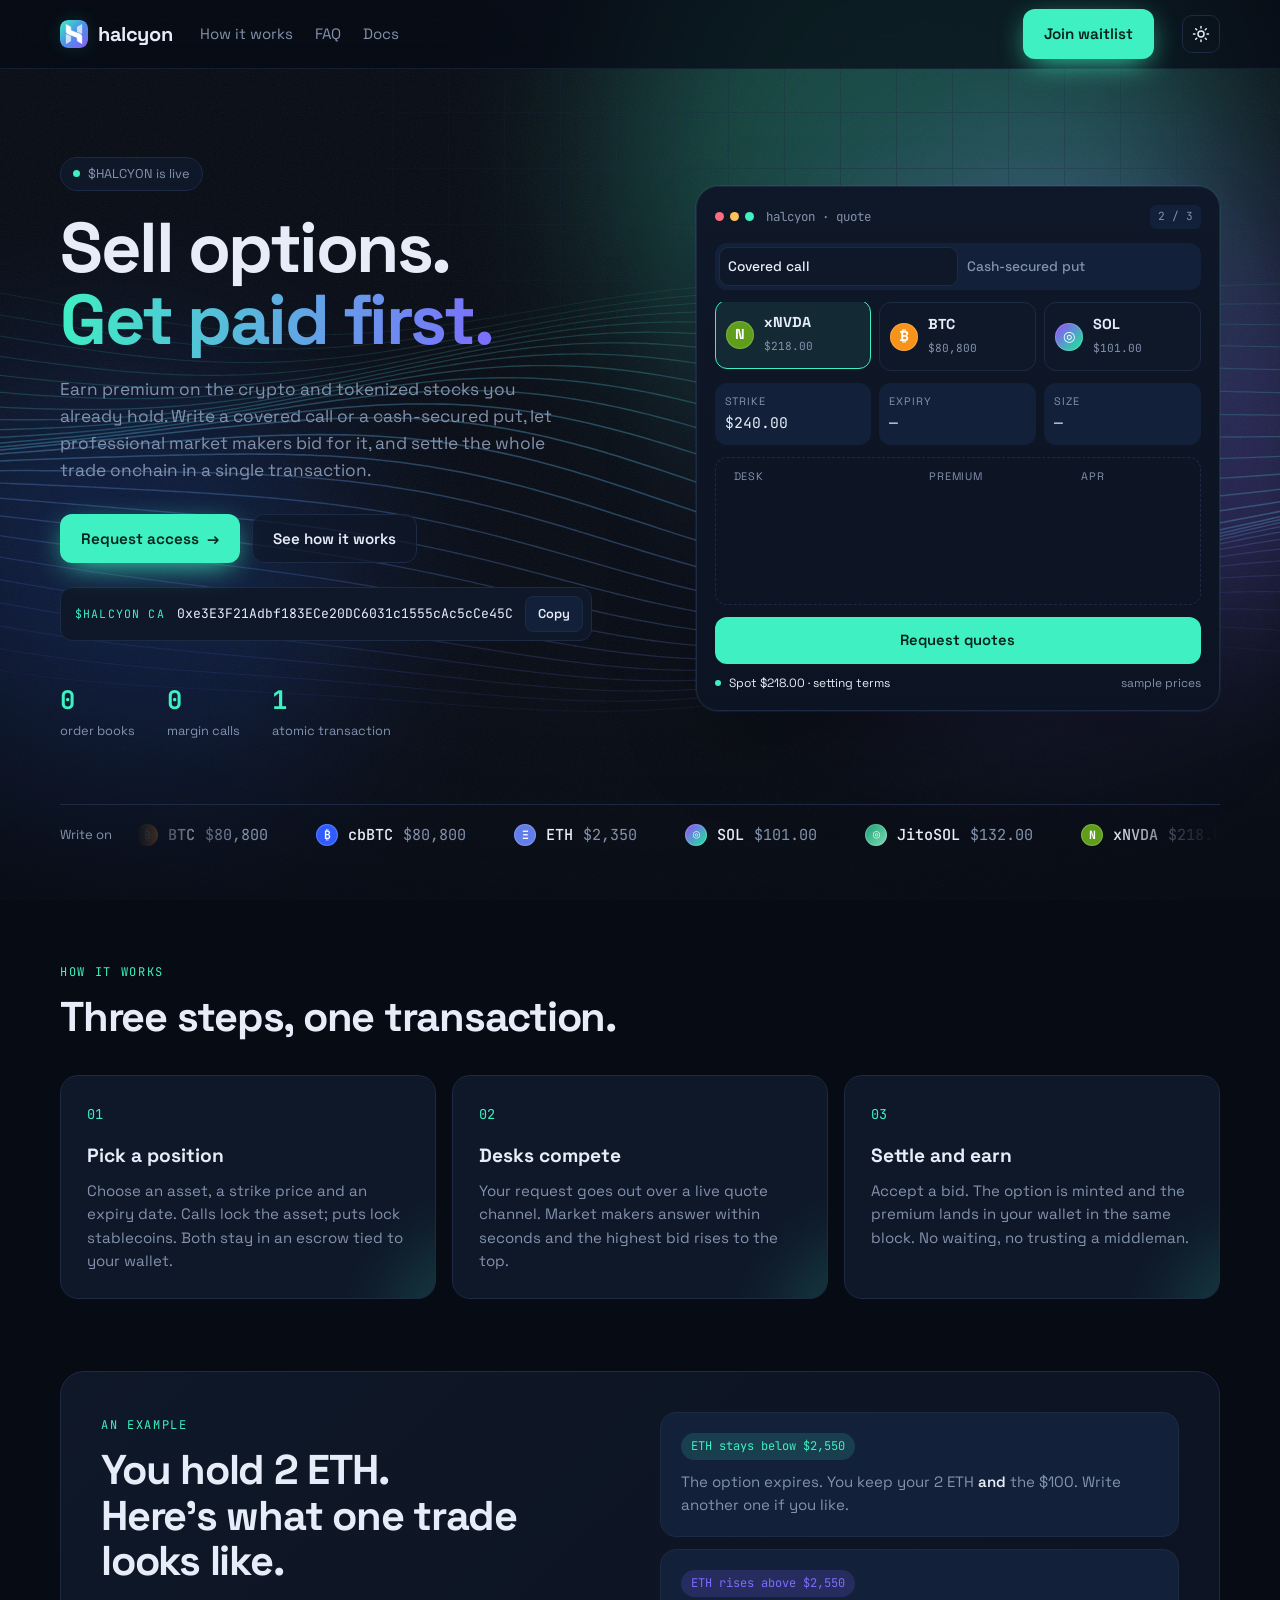
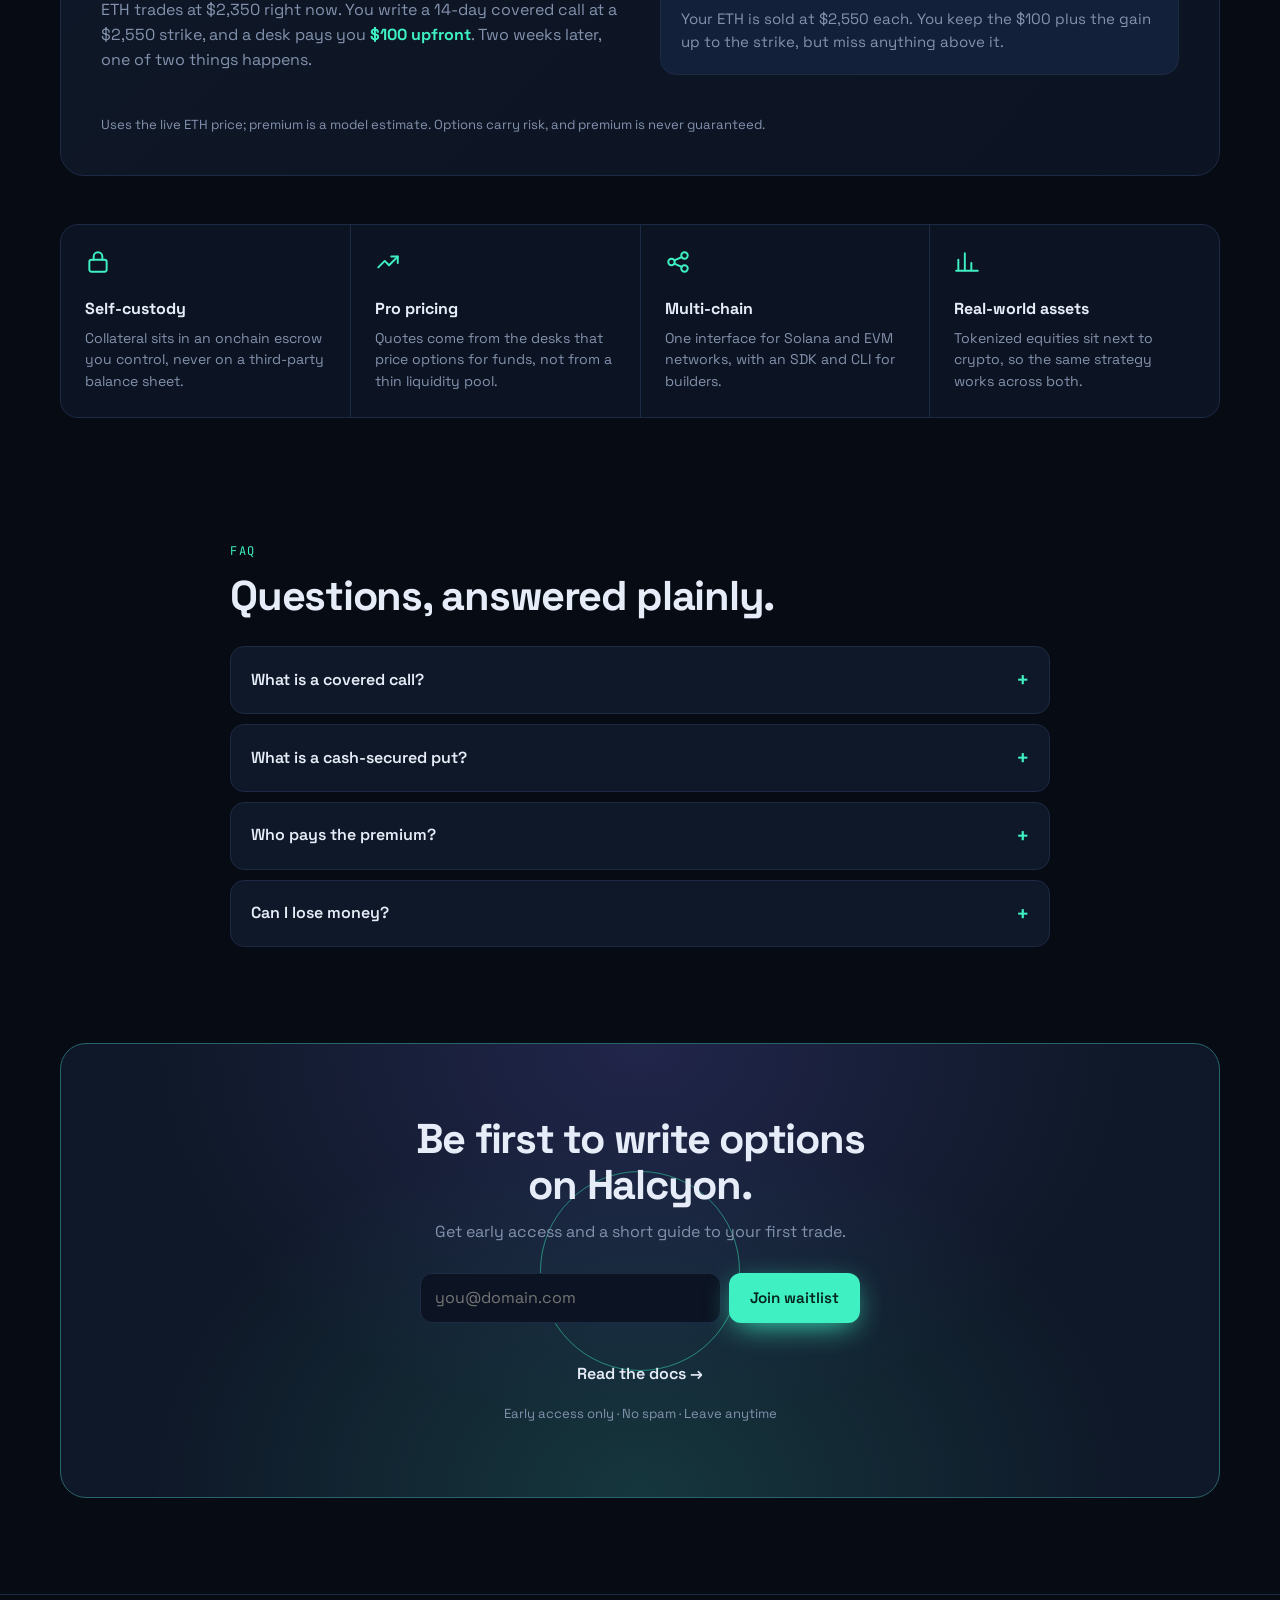
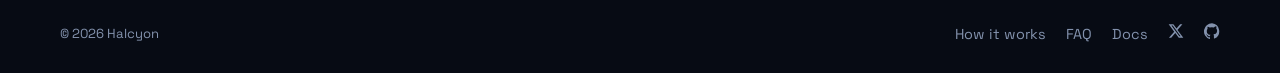
<file: index.html>
<!doctype html>
<html lang="en">
<head>
<meta charset="utf-8">
<meta name="viewport" content="width=device-width, initial-scale=1">
<title>Halcyon — Sell options, get paid first</title>
<meta name="description" content="Earn option premium on crypto and tokenized stocks. Market makers compete for your trade and it settles onchain in one transaction.">
<meta property="og:title" content="Halcyon — Sell options, get paid first">
<meta property="og:description" content="Earn option premium on crypto and tokenized stocks. Market makers compete, settlement is onchain.">
<meta property="og:type" content="website">
<meta property="og:site_name" content="Halcyon">
<meta property="og:image" content="https://usehalcyon.xyz/halcyon-preview.jpg">
<meta property="og:image:secure_url" content="https://usehalcyon.xyz/halcyon-preview.jpg">
<meta property="og:image:type" content="image/jpeg">
<meta property="og:image:width" content="1200">
<meta property="og:image:height" content="630">
<meta property="og:image:alt" content="Halcyon: Sell options onchain. Get paid first.">
<link rel="canonical" href="https://usehalcyon.xyz/">
<meta name="twitter:card" content="summary_large_image">
<meta name="twitter:site" content="@usehalcyonxyz">
<meta name="twitter:title" content="Halcyon — Sell options, get paid first">
<meta name="twitter:description" content="Earn option premium on crypto and tokenized stocks. Market makers compete, settlement is onchain.">
<meta name="twitter:image" content="https://usehalcyon.xyz/halcyon-preview.jpg">
<meta name="twitter:image:alt" content="Halcyon: Sell options onchain. Get paid first.">
<meta name="theme-color" content="#070b14">
<link rel="icon" href="favicon.svg" type="image/svg+xml">
<link rel="preconnect" href="https://fonts.googleapis.com">
<link rel="preconnect" href="https://fonts.gstatic.com" crossorigin>
<link href="https://fonts.googleapis.com/css2?family=Space+Grotesk:wght@400;500;600;700&family=JetBrains+Mono:wght@400;500&display=swap" rel="stylesheet">
<link rel="stylesheet" href="styles.css">
<script>try{var t=localStorage.getItem("halcyon-theme");if(t)document.documentElement.dataset.theme=t;}catch(e){}</script>
</head>
<body>
<a href="#main" class="skip">Skip to content</a>
<div class="bg" aria-hidden="true"><div class="aurora"><i></i><i></i><i></i></div><canvas id="waves"></canvas><div class="bg-grid"></div><div class="vignette"></div><div class="grain"></div></div>

<header class="nav">
  <div class="wrap nav-inner">
    <a href="index.html" class="logo"><span class="logo-mark" aria-hidden="true"></span><span>halcyon</span></a>
    <nav class="nav-links">
      <a href="#how">How it works</a>
      <a href="#faq">FAQ</a>
      <a href="docs.html">Docs</a>
    </nav>
    <a href="#waitlist" class="btn btn-primary btn-sm nav-cta">Join waitlist</a>
    <button class="theme-btn" id="themeBtn" aria-label="Toggle light or dark theme">
      <svg class="i-sun" width="18" height="18" viewBox="0 0 24 24" fill="none" stroke="currentColor" stroke-width="2" stroke-linecap="round"><circle cx="12" cy="12" r="4"/><path d="M12 2v2M12 20v2M4.9 4.9l1.4 1.4M17.7 17.7l1.4 1.4M2 12h2M20 12h2M4.9 19.1l1.4-1.4M17.7 6.3l1.4-1.4"/></svg>
      <svg class="i-moon" width="18" height="18" viewBox="0 0 24 24" fill="none" stroke="currentColor" stroke-width="2" stroke-linecap="round"><path d="M21 12.8A9 9 0 1 1 11.2 3a7 7 0 0 0 9.8 9.8z"/></svg>
    </button>
  </div>
</header>

<main id="main">
  <section class="hero wrap">
    <div class="hero-copy">
      <span class="pill"><span class="pulse"></span>$HALCYON is live</span>
      <h1>Sell options.<br><span class="grad">Get paid first.</span></h1>
      <p class="lead">Earn premium on the crypto and tokenized stocks you already hold. Write a covered call or a cash-secured put, let professional market makers bid for it, and settle the whole trade onchain in a single transaction.</p>
      <div class="cta-row">
        <a href="#waitlist" class="btn btn-primary">Request access <span aria-hidden="true">→</span></a>
        <a href="#how" class="btn btn-ghost">See how it works</a>
      </div>
      <div class="ca-box">
        <span class="ca-label">$HALCYON CA</span>
        <code class="ca-addr" id="caAddr">0xe3E3F21Adbf183ECe20DC6031c1555cAc5cCe45C</code>
        <button type="button" class="ca-copy" id="caCopy" aria-label="Copy contract address">Copy</button>
      </div>
      <ul class="hero-facts">
        <li><strong>0</strong><span>order books</span></li>
        <li><strong>0</strong><span>margin calls</span></li>
        <li><strong>1</strong><span>atomic transaction</span></li>
      </ul>
    </div>

    <div class="demo" id="demo" aria-label="Animated example of requesting option quotes">
      <div class="demo-top">
        <span class="demo-dots" aria-hidden="true"><i></i><i></i><i></i></span>
        <span class="demo-title">halcyon · quote</span>
        <span class="demo-tag" id="demoStep">1 / 3</span>
      </div>

      <div class="seg" role="presentation">
        <span class="seg-btn active" data-side="call">Covered call</span>
        <span class="seg-btn" data-side="put">Cash-secured put</span>
        <span class="seg-ind"></span>
      </div>

      <div class="asset-row" id="assetRow"></div>

      <div class="fields">
        <div class="field"><span class="lbl">Strike</span><div class="val mono" id="strike">—</div></div>
        <div class="field"><span class="lbl">Expiry</span><div class="val mono" id="expiry">—</div></div>
        <div class="field"><span class="lbl">Size</span><div class="val mono" id="size">—</div></div>
      </div>

      <div class="bids" id="bids">
        <div class="bids-head"><span>Desk</span><span>Premium</span><span>APR</span></div>
        <div class="bids-list" id="bidsList"></div>
      </div>

      <div class="demo-btn" id="demoBtn">Request quotes</div>
      <div class="demo-foot"><span class="dot"></span><span id="demoStatus">Idle</span><span class="muted" id="demoSource">sample prices</span></div>
    </div>
  </section>

  <section class="logos wrap" aria-label="Supported assets">
    <span class="muted small">Write on</span>
    <div class="ticker">
      <div class="ticker-track">
        <span>BTC</span><span>ETH</span><span>SOL</span><span>xNVDA</span><span>xAAPL</span><span>xTSLA</span><span>xMSFT</span><span>xGOOGL</span><span>JitoSOL</span><span>cbBTC</span>
        <span aria-hidden="true">BTC</span><span aria-hidden="true">ETH</span><span aria-hidden="true">SOL</span><span aria-hidden="true">xNVDA</span><span aria-hidden="true">xAAPL</span><span aria-hidden="true">xTSLA</span><span aria-hidden="true">xMSFT</span><span aria-hidden="true">xGOOGL</span><span aria-hidden="true">JitoSOL</span><span aria-hidden="true">cbBTC</span>
      </div>
    </div>
  </section>

  <section class="how wrap" id="how">
    <span class="eyebrow">How it works</span>
    <h2 class="reveal">Three steps, one transaction.</h2>
    <div class="steps">
      <article class="step reveal">
        <span class="step-n mono">01</span>
        <h3>Pick a position</h3>
        <p>Choose an asset, a strike price and an expiry date. Calls lock the asset; puts lock stablecoins. Both stay in an escrow tied to your wallet.</p>
      </article>
      <article class="step reveal">
        <span class="step-n mono">02</span>
        <h3>Desks compete</h3>
        <p>Your request goes out over a live quote channel. Market makers answer within seconds and the highest bid rises to the top.</p>
      </article>
      <article class="step reveal">
        <span class="step-n mono">03</span>
        <h3>Settle and earn</h3>
        <p>Accept a bid. The option is minted and the premium lands in your wallet in the same block. No waiting, no trusting a middleman.</p>
      </article>
    </div>
  </section>

  <section class="example wrap" aria-labelledby="exTitle">
    <div class="ex-card reveal">
      <div class="ex-intro">
        <span class="eyebrow">An example</span>
        <h2 id="exTitle">You hold 2 ETH.<br>Here's what one trade looks like.</h2>
        <p class="muted">ETH trades at <span id="exSpot">$2,350</span> right now. You write a 14-day covered call at a <span class="exStrike">$2,550</span> strike, and a desk pays you <strong class="hl"><span class="exPrem">$40</span> upfront</strong>. Two weeks later, one of two things happens.</p>
      </div>
      <div class="ex-outcomes">
        <div class="outcome">
          <span class="tag tag-ok">ETH stays below <span class="exStrike">$2,550</span></span>
          <p>The option expires. You keep your 2 ETH <em>and</em> the <span class="exPrem">$40</span>. Write another one if you like.</p>
        </div>
        <div class="outcome">
          <span class="tag tag-alt">ETH rises above <span class="exStrike">$2,550</span></span>
          <p>Your ETH is sold at <span class="exStrike">$2,550</span> each. You keep the <span class="exPrem">$40</span> plus the gain up to the strike, but miss anything above it.</p>
        </div>
      </div>
      <p class="ex-note small muted">Uses the live ETH price; premium is a model estimate. Options carry risk, and premium is never guaranteed.</p>
    </div>
  </section>

  <section class="features wrap">
    <div class="feat reveal">
      <svg class="ico" viewBox="0 0 24 24" fill="none" stroke="currentColor" stroke-width="1.8" stroke-linecap="round" stroke-linejoin="round"><rect x="4" y="10" width="16" height="11" rx="2"/><path d="M8 10V7a4 4 0 0 1 8 0v3"/></svg>
      <h3>Self-custody</h3><p>Collateral sits in an onchain escrow you control, never on a third-party balance sheet.</p>
    </div>
    <div class="feat reveal">
      <svg class="ico" viewBox="0 0 24 24" fill="none" stroke="currentColor" stroke-width="1.8" stroke-linecap="round" stroke-linejoin="round"><path d="M3 17l6-6 4 4 8-8"/><path d="M15 7h6v6"/></svg>
      <h3>Pro pricing</h3><p>Quotes come from the desks that price options for funds, not from a thin liquidity pool.</p>
    </div>
    <div class="feat reveal">
      <svg class="ico" viewBox="0 0 24 24" fill="none" stroke="currentColor" stroke-width="1.8" stroke-linecap="round" stroke-linejoin="round"><circle cx="6" cy="12" r="3"/><circle cx="18" cy="6" r="3"/><circle cx="18" cy="18" r="3"/><path d="M8.6 10.6l6.8-3.2M8.6 13.4l6.8 3.2"/></svg>
      <h3>Multi-chain</h3><p>One interface for Solana and EVM networks, with an SDK and CLI for builders.</p>
    </div>
    <div class="feat reveal">
      <svg class="ico" viewBox="0 0 24 24" fill="none" stroke="currentColor" stroke-width="1.8" stroke-linecap="round" stroke-linejoin="round"><path d="M4 20V10M10 20V4M16 20v-7M22 20H2"/></svg>
      <h3>Real-world assets</h3><p>Tokenized equities sit next to crypto, so the same strategy works across both.</p>
    </div>
  </section>

  <section class="faq wrap" id="faq">
    <span class="eyebrow">FAQ</span>
    <h2 class="reveal">Questions, answered plainly.</h2>
    <div class="faq-list">
      <details class="reveal">
        <summary>What is a covered call?</summary>
        <p>You agree to sell an asset you own at a set price (the strike) if it rises above that price before a set date. In return, a buyer pays you a fee, called premium, right away.</p>
      </details>
      <details class="reveal">
        <summary>What is a cash-secured put?</summary>
        <p>You agree to buy an asset at a set price if it falls below that price. You lock the stablecoins needed to buy it, and you get paid premium upfront for making that promise.</p>
      </details>
      <details class="reveal">
        <summary>Who pays the premium?</summary>
        <p>Professional market makers. They bid against each other for your trade, so you see several prices and pick the best one.</p>
      </details>
      <details class="reveal">
        <summary>Can I lose money?</summary>
        <p>Yes. With a call, you give up gains above the strike. With a put, you may end up buying an asset that keeps falling. Premium softens this, but doesn't remove it.</p>
      </details>
    </div>
  </section>

  <section class="waitlist wrap" id="waitlist">
    <div class="wl-card">
      <div class="rings" aria-hidden="true"><span></span><span></span><span></span></div>
      <h2>Be first to write options<br>on Halcyon.</h2>
      <p class="muted wl-sub">Get early access and a short guide to your first trade.</p>
      <form class="wl-form" id="wlForm" name="waitlist" method="POST" action="/thanks.html" data-netlify="true" netlify-honeypot="company">
        <input type="hidden" name="form-name" value="waitlist">
        <p class="hp"><label>Company <input name="company" tabindex="-1" autocomplete="off"></label></p>
        <label for="wlEmail" class="sr-only">Email address</label>
        <input id="wlEmail" type="email" name="email" required placeholder="you@domain.com" autocomplete="email">
        <button class="btn btn-primary" type="submit" id="wlBtn">Join waitlist</button>
      </form>
      <p class="wl-msg" id="wlMsg" role="status" aria-live="polite"></p>
      <a href="docs.html" class="link">Read the docs →</a>
      <p class="muted small">Early access only · No spam · Leave anytime</p>
    </div>
  </section>
</main>

<footer class="foot">
  <div class="wrap foot-inner">
    <span class="muted small">© 2026 Halcyon</span>
    <div class="foot-links">
      <a href="#how">How it works</a>
      <a href="#faq">FAQ</a>
      <a href="docs.html">Docs</a>
      <a href="https://x.com/usehalcyonxyz" target="_blank" rel="noopener" aria-label="X"><svg width="16" height="16" viewBox="0 0 24 24" fill="currentColor"><path d="M18.2 2h3.4l-7.4 8.5L23 22h-6.8l-5.3-7-6.1 7H1.4l7.9-9L1 2h7l4.8 6.4L18.2 2zm-1.2 18h1.9L7.1 3.9H5.1L17 20z"/></svg></a>
      <a href="https://github.com/halcyon-rh" target="_blank" rel="noopener" aria-label="GitHub"><svg width="16" height="16" viewBox="0 0 24 24" fill="currentColor"><path d="M12 .5a12 12 0 0 0-3.8 23.4c.6.1.8-.3.8-.6v-2c-3.3.7-4-1.6-4-1.6-.6-1.4-1.4-1.8-1.4-1.8-1-.7.1-.7.1-.7 1.2.1 1.8 1.2 1.8 1.2 1 1.8 2.8 1.3 3.5 1 .1-.8.4-1.3.7-1.6-2.7-.3-5.5-1.3-5.5-5.9 0-1.3.5-2.4 1.2-3.2-.1-.3-.5-1.5.1-3.2 0 0 1-.3 3.3 1.2a11.5 11.5 0 0 1 6 0C17.3 4.7 18.3 5 18.3 5c.7 1.7.2 2.9.1 3.2.8.8 1.2 1.9 1.2 3.2 0 4.6-2.8 5.6-5.5 5.9.4.4.8 1.1.8 2.2v3.3c0 .3.2.7.8.6A12 12 0 0 0 12 .5z"/></svg></a>
    </div>
  </div>
</footer>

<script src="app.js"></script>
</body>
</html>
</file>
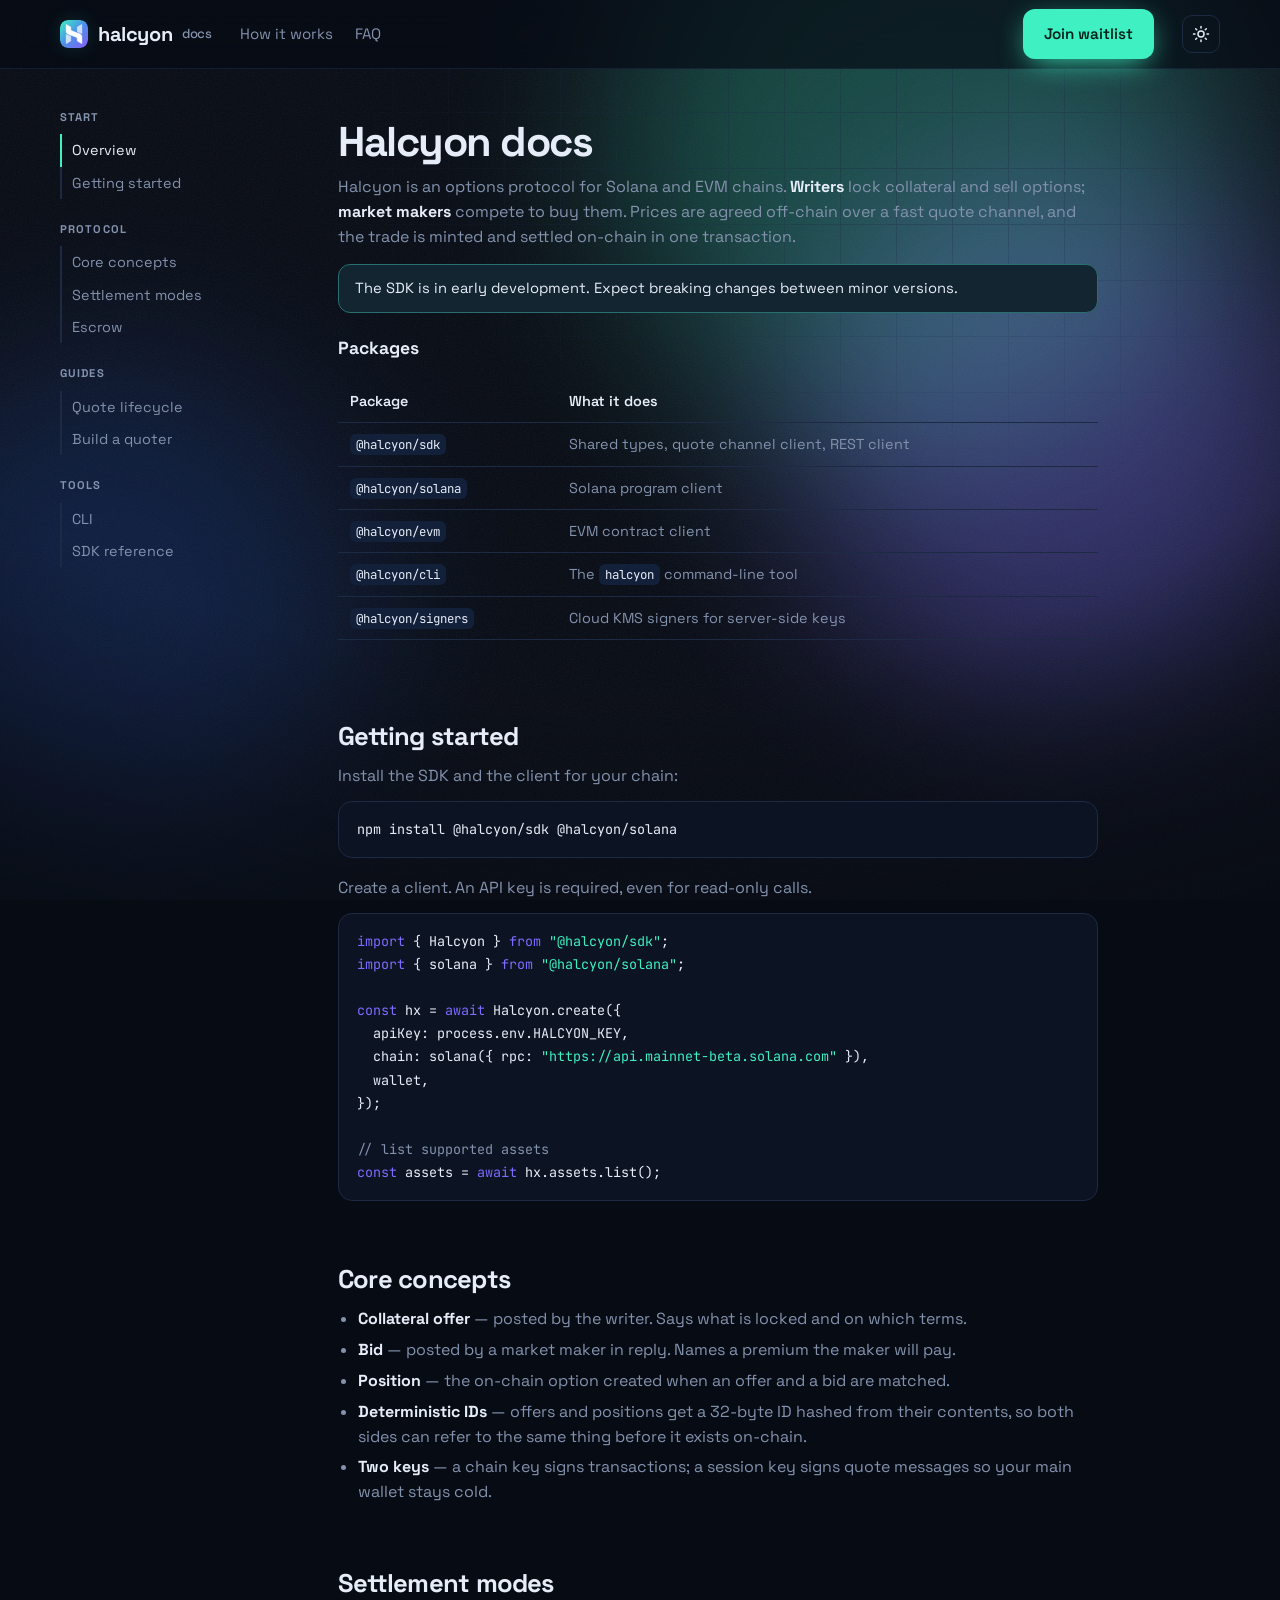
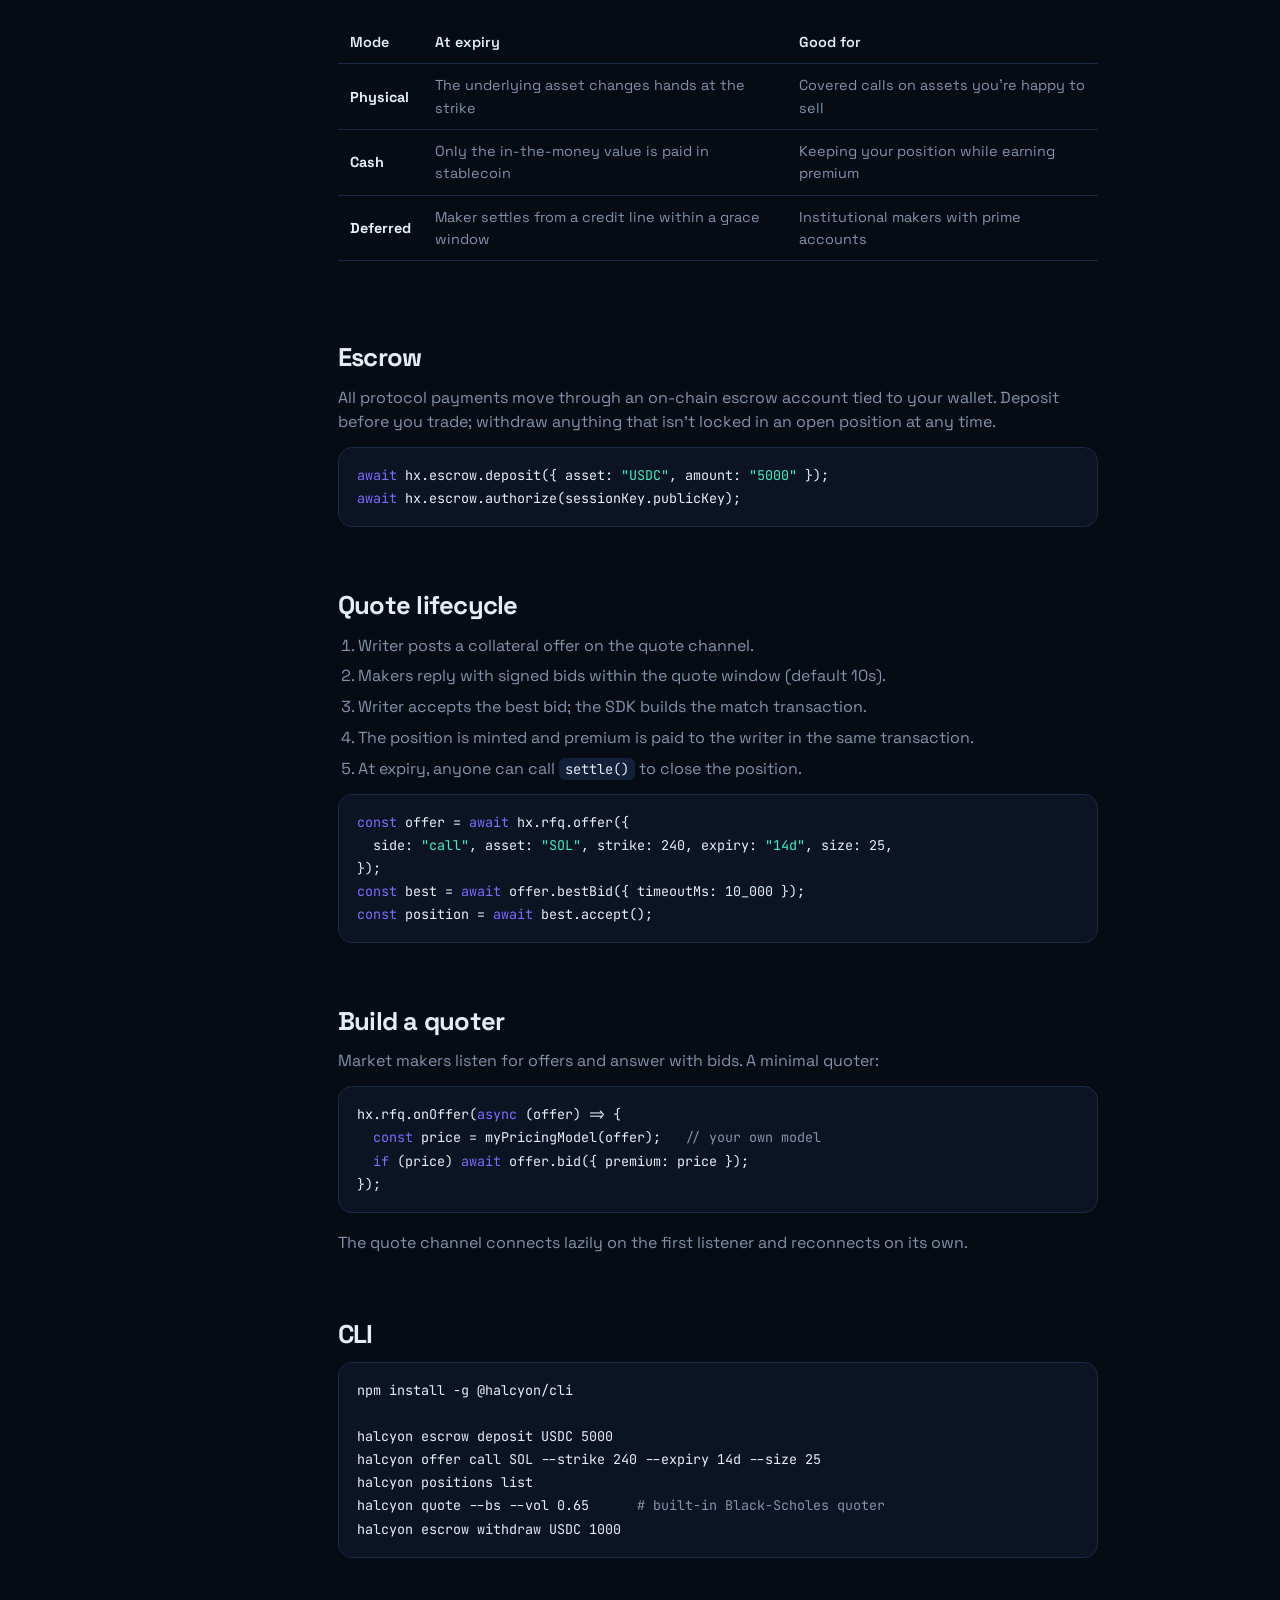
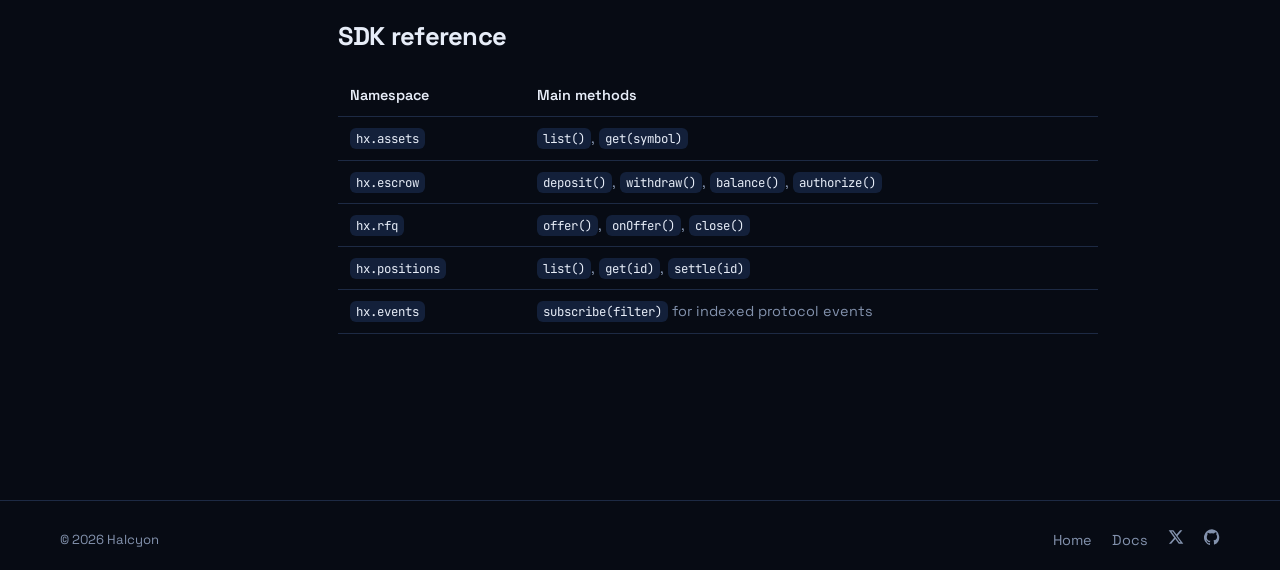
<file: docs.html>
<!doctype html>
<html lang="en">
<head>
<meta charset="utf-8">
<meta name="viewport" content="width=device-width, initial-scale=1">
<title>Halcyon Docs</title>
<meta name="description" content="Halcyon protocol and SDK documentation.">
<meta property="og:title" content="Halcyon Docs">
<meta property="og:description" content="How Halcyon works: writers, market makers, quotes and onchain settlement.">
<meta property="og:type" content="website">
<meta property="og:site_name" content="Halcyon">
<meta property="og:image" content="https://usehalcyon.xyz/halcyon-preview.jpg">
<meta property="og:image:secure_url" content="https://usehalcyon.xyz/halcyon-preview.jpg">
<meta property="og:image:type" content="image/jpeg">
<meta property="og:image:width" content="1200">
<meta property="og:image:height" content="630">
<meta name="twitter:card" content="summary_large_image">
<meta name="twitter:site" content="@usehalcyonxyz">
<meta name="twitter:title" content="Halcyon Docs">
<meta name="twitter:description" content="How Halcyon works: writers, market makers, quotes and onchain settlement.">
<meta name="twitter:image" content="https://usehalcyon.xyz/halcyon-preview.jpg">
<link rel="canonical" href="https://usehalcyon.xyz/docs.html">
<link rel="icon" href="favicon.svg" type="image/svg+xml">
<script>try{var t=localStorage.getItem("halcyon-theme");if(t)document.documentElement.dataset.theme=t;}catch(e){}</script>
<link rel="preconnect" href="https://fonts.googleapis.com">
<link rel="preconnect" href="https://fonts.gstatic.com" crossorigin>
<link href="https://fonts.googleapis.com/css2?family=Space+Grotesk:wght@400;500;600;700&family=JetBrains+Mono:wght@400;500&display=swap" rel="stylesheet">
<link rel="stylesheet" href="styles.css">
<style>
  .docs { display: grid; grid-template-columns: 230px 1fr; gap: 48px; padding: 40px 0 96px; }
  .side { position: sticky; top: 92px; align-self: start; font-size: .9rem; }
  .side h4 { font-size: .7rem; text-transform: uppercase; letter-spacing: .1em; color: var(--muted); margin: 22px 0 8px; }
  .side h4:first-child { margin-top: 0; }
  .side a { display: block; padding: 5px 10px; border-left: 2px solid var(--line); color: var(--muted); }
  .side a:hover, .side a.on { color: var(--text); border-color: var(--accent); }
  .content { max-width: 760px; min-width: 0; }
  .content section { padding-top: 12px; margin-bottom: 52px; scroll-margin-top: 90px; }
  .content h1 { font-size: 2.6rem; margin: 0 0 12px; }
  .content h2 { font-size: 1.6rem; margin-bottom: 14px; }
  .content h3 { font-size: 1.1rem; margin: 22px 0 8px; }
  .content p, .content li { color: var(--muted); }
  .content p { margin-bottom: 12px; }
  .content ul, .content ol { padding-left: 20px; margin-bottom: 12px; }
  .content li { margin-bottom: 6px; }
  .content strong { color: var(--text); }
  code { font-family: "JetBrains Mono", monospace; font-size: .86em; background: var(--card-2); padding: 2px 6px; border-radius: 6px; color: var(--text); }
  pre { background: var(--bg-2); border: 1px solid var(--line); border-radius: 14px; padding: 16px 18px; overflow-x: auto; margin: 12px 0 18px; }
  pre code { background: none; padding: 0; font-size: .84rem; line-height: 1.7; }
  .k { color: var(--accent-2); } .s { color: var(--accent); } .c { color: var(--muted); }
  .note { border: 1px solid color-mix(in srgb, var(--accent) 35%, var(--line)); background: color-mix(in srgb, var(--accent) 6%, var(--card)); border-radius: 12px; padding: 12px 16px; margin: 14px 0; color: var(--text); font-size: .92rem; }
  table { width: 100%; border-collapse: collapse; margin: 10px 0 18px; font-size: .9rem; }
  th, td { text-align: left; padding: 10px 12px; border-bottom: 1px solid var(--line); }
  th { color: var(--text); font-weight: 600; } td { color: var(--muted); }
  .tbl { overflow-x: auto; }
  @media (max-width: 860px) { .docs { grid-template-columns: 1fr; } .side { position: static; display: none; } }
</style>
</head>
<body>
<div class="bg" aria-hidden="true"><div class="aurora"><i></i><i></i><i></i></div><div class="bg-grid"></div><div class="vignette"></div><div class="grain"></div></div>
<header class="nav">
  <div class="wrap nav-inner">
    <a href="index.html" class="logo"><span class="logo-mark" aria-hidden="true"></span><span>halcyon</span> <span class="muted small" style="font-weight:500">docs</span></a>
    <nav class="nav-links"><a href="index.html#how">How it works</a><a href="index.html#faq">FAQ</a></nav><a href="index.html#waitlist" class="btn btn-primary btn-sm nav-cta">Join waitlist</a>
    <button class="theme-btn" id="themeBtn" aria-label="Toggle light or dark theme">
      <svg class="i-moon" width="18" height="18" viewBox="0 0 24 24" fill="none" stroke="currentColor" stroke-width="2" stroke-linecap="round"><path d="M21 12.8A9 9 0 1 1 11.2 3a7 7 0 0 0 9.8 9.8z"/></svg><svg class="i-sun" width="18" height="18" viewBox="0 0 24 24" fill="none" stroke="currentColor" stroke-width="2" stroke-linecap="round"><circle cx="12" cy="12" r="4"/><path d="M12 2v2M12 20v2M4.9 4.9l1.4 1.4M17.7 17.7l1.4 1.4M2 12h2M20 12h2M4.9 19.1l1.4-1.4M17.7 6.3l1.4-1.4"/></svg>
    </button>
  </div>
</header>

<div class="wrap docs">
  <aside class="side">
    <h4>Start</h4>
    <a href="#overview">Overview</a>
    <a href="#install">Getting started</a>
    <h4>Protocol</h4>
    <a href="#concepts">Core concepts</a>
    <a href="#settlement">Settlement modes</a>
    <a href="#escrow">Escrow</a>
    <h4>Guides</h4>
    <a href="#rfq">Quote lifecycle</a>
    <a href="#quoter">Build a quoter</a>
    <h4>Tools</h4>
    <a href="#cli">CLI</a>
    <a href="#api">SDK reference</a>
  </aside>

  <article class="content">
    <section id="overview">
      <h1>Halcyon docs</h1>
      <p>Halcyon is an options protocol for Solana and EVM chains. <strong>Writers</strong> lock collateral and sell options; <strong>market makers</strong> compete to buy them. Prices are agreed off-chain over a fast quote channel, and the trade is minted and settled on-chain in one transaction.</p>
      <div class="note">The SDK is in early development. Expect breaking changes between minor versions.</div>
      <h3>Packages</h3>
      <div class="tbl"><table>
        <tr><th>Package</th><th>What it does</th></tr>
        <tr><td><code>@halcyon/sdk</code></td><td>Shared types, quote channel client, REST client</td></tr>
        <tr><td><code>@halcyon/solana</code></td><td>Solana program client</td></tr>
        <tr><td><code>@halcyon/evm</code></td><td>EVM contract client</td></tr>
        <tr><td><code>@halcyon/cli</code></td><td>The <code>halcyon</code> command-line tool</td></tr>
        <tr><td><code>@halcyon/signers</code></td><td>Cloud KMS signers for server-side keys</td></tr>
      </table></div>
    </section>

    <section id="install">
      <h2>Getting started</h2>
      <p>Install the SDK and the client for your chain:</p>
<pre><code>npm install @halcyon/sdk @halcyon/solana</code></pre>
      <p>Create a client. An API key is required, even for read-only calls.</p>
<pre><code><span class="k">import</span> { Halcyon } <span class="k">from</span> <span class="s">"@halcyon/sdk"</span>;
<span class="k">import</span> { solana } <span class="k">from</span> <span class="s">"@halcyon/solana"</span>;

<span class="k">const</span> hx = <span class="k">await</span> Halcyon.create({
  apiKey: process.env.HALCYON_KEY,
  chain: solana({ rpc: <span class="s">"https://api.mainnet-beta.solana.com"</span> }),
  wallet,
});

<span class="c">// list supported assets</span>
<span class="k">const</span> assets = <span class="k">await</span> hx.assets.list();</code></pre>
    </section>

    <section id="concepts">
      <h2>Core concepts</h2>
      <ul>
        <li><strong>Collateral offer</strong> — posted by the writer. Says what is locked and on which terms.</li>
        <li><strong>Bid</strong> — posted by a market maker in reply. Names a premium the maker will pay.</li>
        <li><strong>Position</strong> — the on-chain option created when an offer and a bid are matched.</li>
        <li><strong>Deterministic IDs</strong> — offers and positions get a 32-byte ID hashed from their contents, so both sides can refer to the same thing before it exists on-chain.</li>
        <li><strong>Two keys</strong> — a chain key signs transactions; a session key signs quote messages so your main wallet stays cold.</li>
      </ul>
    </section>

    <section id="settlement">
      <h2>Settlement modes</h2>
      <div class="tbl"><table>
        <tr><th>Mode</th><th>At expiry</th><th>Good for</th></tr>
        <tr><td><strong>Physical</strong></td><td>The underlying asset changes hands at the strike</td><td>Covered calls on assets you're happy to sell</td></tr>
        <tr><td><strong>Cash</strong></td><td>Only the in-the-money value is paid in stablecoin</td><td>Keeping your position while earning premium</td></tr>
        <tr><td><strong>Deferred</strong></td><td>Maker settles from a credit line within a grace window</td><td>Institutional makers with prime accounts</td></tr>
      </table></div>
    </section>

    <section id="escrow">
      <h2>Escrow</h2>
      <p>All protocol payments move through an on-chain escrow account tied to your wallet. Deposit before you trade; withdraw anything that isn't locked in an open position at any time.</p>
<pre><code><span class="k">await</span> hx.escrow.deposit({ asset: <span class="s">"USDC"</span>, amount: <span class="s">"5000"</span> });
<span class="k">await</span> hx.escrow.authorize(sessionKey.publicKey);</code></pre>
    </section>

    <section id="rfq">
      <h2>Quote lifecycle</h2>
      <ol>
        <li>Writer posts a collateral offer on the quote channel.</li>
        <li>Makers reply with signed bids within the quote window (default 10s).</li>
        <li>Writer accepts the best bid; the SDK builds the match transaction.</li>
        <li>The position is minted and premium is paid to the writer in the same transaction.</li>
        <li>At expiry, anyone can call <code>settle()</code> to close the position.</li>
      </ol>
<pre><code><span class="k">const</span> offer = <span class="k">await</span> hx.rfq.offer({
  side: <span class="s">"call"</span>, asset: <span class="s">"SOL"</span>, strike: 240, expiry: <span class="s">"14d"</span>, size: 25,
});
<span class="k">const</span> best = <span class="k">await</span> offer.bestBid({ timeoutMs: 10_000 });
<span class="k">const</span> position = <span class="k">await</span> best.accept();</code></pre>
    </section>

    <section id="quoter">
      <h2>Build a quoter</h2>
      <p>Market makers listen for offers and answer with bids. A minimal quoter:</p>
<pre><code>hx.rfq.onOffer(<span class="k">async</span> (offer) =&gt; {
  <span class="k">const</span> price = myPricingModel(offer);   <span class="c">// your own model</span>
  <span class="k">if</span> (price) <span class="k">await</span> offer.bid({ premium: price });
});</code></pre>
      <p>The quote channel connects lazily on the first listener and reconnects on its own.</p>
    </section>

    <section id="cli">
      <h2>CLI</h2>
<pre><code>npm install -g @halcyon/cli

halcyon escrow deposit USDC 5000
halcyon offer call SOL --strike 240 --expiry 14d --size 25
halcyon positions list
halcyon quote --bs --vol 0.65      <span class="c"># built-in Black-Scholes quoter</span>
halcyon escrow withdraw USDC 1000</code></pre>
    </section>

    <section id="api">
      <h2>SDK reference</h2>
      <div class="tbl"><table>
        <tr><th>Namespace</th><th>Main methods</th></tr>
        <tr><td><code>hx.assets</code></td><td><code>list()</code>, <code>get(symbol)</code></td></tr>
        <tr><td><code>hx.escrow</code></td><td><code>deposit()</code>, <code>withdraw()</code>, <code>balance()</code>, <code>authorize()</code></td></tr>
        <tr><td><code>hx.rfq</code></td><td><code>offer()</code>, <code>onOffer()</code>, <code>close()</code></td></tr>
        <tr><td><code>hx.positions</code></td><td><code>list()</code>, <code>get(id)</code>, <code>settle(id)</code></td></tr>
        <tr><td><code>hx.events</code></td><td><code>subscribe(filter)</code> for indexed protocol events</td></tr>
      </table></div>
    </section>
  </article>
</div>

<footer class="foot">
  <div class="wrap foot-inner">
    <span class="muted small">© 2026 Halcyon</span>
    <div class="foot-links"><a href="index.html">Home</a><a href="docs.html">Docs</a>
      <a href="https://x.com/usehalcyonxyz" target="_blank" rel="noopener" aria-label="X"><svg width="16" height="16" viewBox="0 0 24 24" fill="currentColor"><path d="M18.2 2h3.4l-7.4 8.5L23 22h-6.8l-5.3-7-6.1 7H1.4l7.9-9L1 2h7l4.8 6.4L18.2 2zm-1.2 18h1.9L7.1 3.9H5.1L17 20z"/></svg></a>
      <a href="https://github.com/halcyon-rh" target="_blank" rel="noopener" aria-label="GitHub"><svg width="16" height="16" viewBox="0 0 24 24" fill="currentColor"><path d="M12 .5a12 12 0 0 0-3.8 23.4c.6.1.8-.3.8-.6v-2c-3.3.7-4-1.6-4-1.6-.6-1.4-1.4-1.8-1.4-1.8-1-.7.1-.7.1-.7 1.2.1 1.8 1.2 1.8 1.2 1 1.8 2.8 1.3 3.5 1 .1-.8.4-1.3.7-1.6-2.7-.3-5.5-1.3-5.5-5.9 0-1.3.5-2.4 1.2-3.2-.1-.3-.5-1.5.1-3.2 0 0 1-.3 3.3 1.2a11.5 11.5 0 0 1 6 0C17.3 4.7 18.3 5 18.3 5c.7 1.7.2 2.9.1 3.2.8.8 1.2 1.9 1.2 3.2 0 4.6-2.8 5.6-5.5 5.9.4.4.8 1.1.8 2.2v3.3c0 .3.2.7.8.6A12 12 0 0 0 12 .5z"/></svg></a></div>
  </div>
</footer>
<script src="app.js"></script>
<script>
  // highlight current section in sidebar
  const links = [...document.querySelectorAll(".side a")];
  const obs = new IntersectionObserver((es) => es.forEach((e) => {
    if (e.isIntersecting) links.forEach((l) => l.classList.toggle("on", l.getAttribute("href") === "#" + e.target.id));
  }), { rootMargin: "-30% 0px -60% 0px" });
  document.querySelectorAll(".content section").forEach((s) => obs.observe(s));
</script>
</body>
</html>
</file>
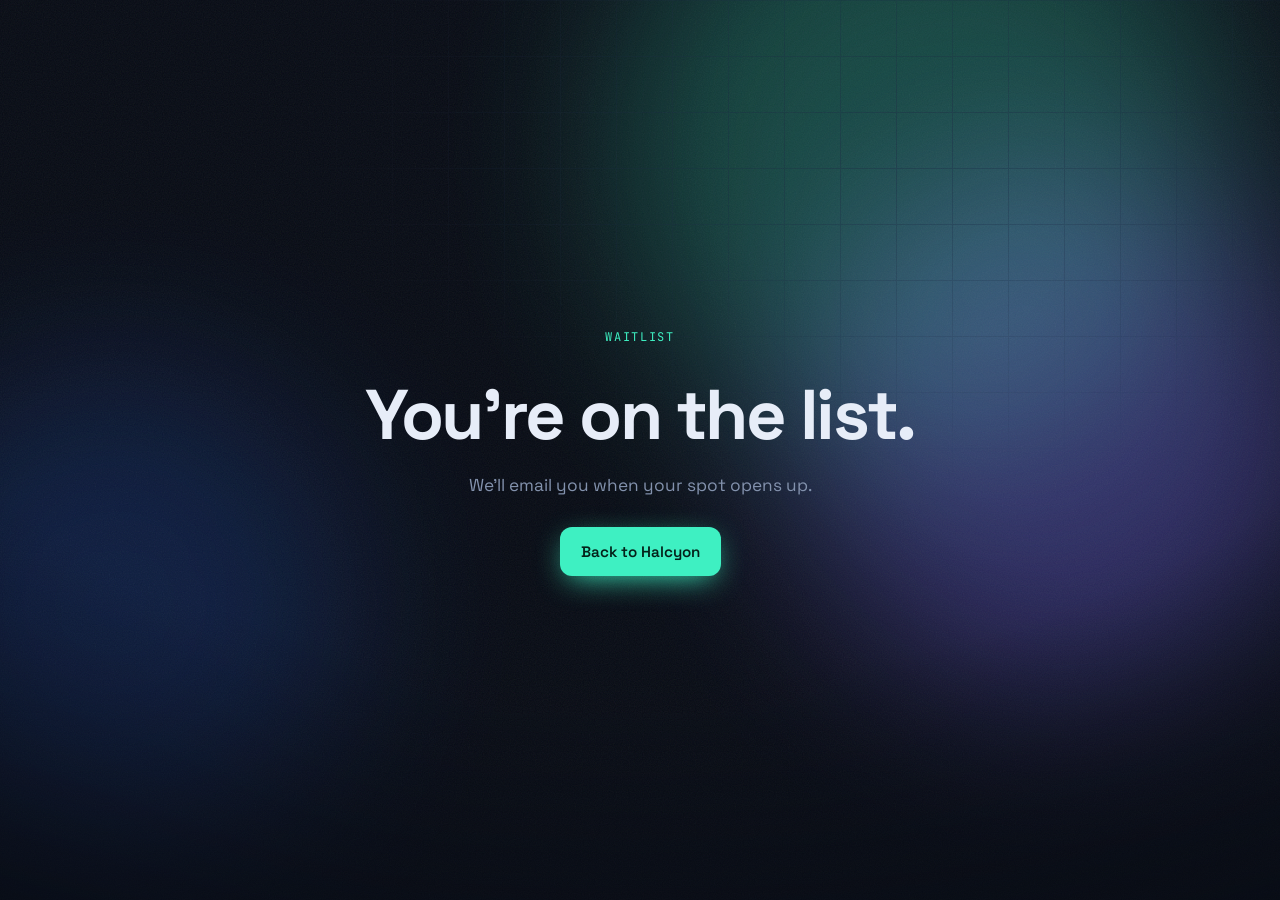
<file: thanks.html>
<!doctype html>
<html lang="en">
<head>
<meta charset="utf-8">
<meta name="viewport" content="width=device-width, initial-scale=1">
<title>You're on the list — Halcyon</title>
<link rel="icon" href="favicon.svg" type="image/svg+xml">
<link href="https://fonts.googleapis.com/css2?family=Space+Grotesk:wght@400;500;600;700&family=JetBrains+Mono:wght@400;500&display=swap" rel="stylesheet">
<link rel="stylesheet" href="styles.css">
<script>try{var t=localStorage.getItem("halcyon-theme");if(t)document.documentElement.dataset.theme=t;}catch(e){}</script>
</head>
<body>
<div class="bg" aria-hidden="true"><div class="aurora"><i></i><i></i><i></i></div><div class="bg-grid"></div><div class="vignette"></div><div class="grain"></div></div>
<main class="wrap" style="min-height:100vh;display:grid;place-items:center;text-align:center">
  <div>
    <span class="eyebrow">Waitlist</span>
    <h1>You're on the list.</h1>
    <p class="lead" style="margin:0 auto 28px">We'll email you when your spot opens up.</p>
    <a href="index.html" class="btn btn-primary">Back to Halcyon</a>
  </div>
</main>
</body>
</html>
</file>
<file: styles.css>
:root {
  --bg: #070b14;
  --bg-2: #0c1322;
  --card: #0f1828;
  --card-2: #13203a;
  --line: #1d2a44;
  --text: #e7edf8;
  --muted: #8392ad;
  --accent: #3ef0c2;
  --accent-2: #7c6cff;
  --accent-ink: #04221a;
  --glow: rgba(62, 240, 194, .14);
  --glow-2: rgba(124, 108, 255, .16);
  --radius: 18px;
}
:root[data-theme="light"] {
  --bg: #f5f7fb;
  --bg-2: #ffffff;
  --card: #ffffff;
  --card-2: #eef2f9;
  --line: #dde3ee;
  --text: #0b1322;
  --muted: #5b6880;
  --accent: #0fb38c;
  --accent-2: #5b4be0;
  --accent-ink: #ffffff;
  --glow: rgba(15, 179, 140, .12);
  --glow-2: rgba(91, 75, 224, .10);
}

* { box-sizing: border-box; margin: 0; padding: 0; }
html { scroll-behavior: smooth; }
body {
  font-family: "Space Grotesk", system-ui, sans-serif;
  background: var(--bg);
  color: var(--text);
  line-height: 1.55;
  overflow-x: hidden;
  transition: background .3s, color .3s;
}
a { color: inherit; text-decoration: none; }
.mono { font-family: "JetBrains Mono", ui-monospace, monospace; }
.muted { color: var(--muted); }
.small { font-size: .82rem; }
.wrap { width: min(1160px, 100% - 32px); margin-inline: auto; }

/* background */
.bg { position: fixed; inset: 0; z-index: -1; pointer-events: none; overflow: hidden; }
.bg > * { position: absolute; inset: 0; }

/* slow-moving coloured light */
.aurora { filter: blur(90px); opacity: .85; }
.aurora i { position: absolute; border-radius: 50%; mix-blend-mode: screen; }
.aurora i:nth-child(1) { width: 48vw; height: 48vw; left: 48%; top: -18%; background: var(--accent); opacity: .30; animation: drift1 26s ease-in-out infinite alternate; }
.aurora i:nth-child(2) { width: 42vw; height: 42vw; left: 62%; top: 18%; background: var(--accent-2); opacity: .40; animation: drift2 32s ease-in-out infinite alternate; }
.aurora i:nth-child(3) { width: 38vw; height: 38vw; left: -10%; top: 40%; background: #2b6cff; opacity: .22; animation: drift3 38s ease-in-out infinite alternate; }
@keyframes drift1 { to { transform: translate(-14vw, 10vh) scale(1.15); } }
@keyframes drift2 { to { transform: translate(-22vw, -6vh) scale(.9); } }
@keyframes drift3 { to { transform: translate(18vw, -14vh) scale(1.2); } }

/* flowing lines (drawn in app.js) */
#waves { width: 100%; height: 100%; transition: opacity .3s linear; }

.bg-grid {
  background-image:
    linear-gradient(var(--line) 1px, transparent 1px),
    linear-gradient(90deg, var(--line) 1px, transparent 1px);
  background-size: 56px 56px;
  mask-image: radial-gradient(ellipse 70% 55% at 70% 15%, #000 10%, transparent 70%);
  opacity: .35;
}

/* soft dark edges keep focus in the middle */
.vignette { background: radial-gradient(ellipse 120% 90% at 50% 30%, transparent 50%, var(--bg) 100%); }

/* film grain */
.grain {
  inset: -50%;
  background-image: url("data:image/svg+xml;utf8,<svg xmlns='http://www.w3.org/2000/svg' width='160' height='160'><filter id='n'><feTurbulence type='fractalNoise' baseFrequency='.85' numOctaves='3' stitchTiles='stitch'/></filter><rect width='100%' height='100%' filter='url(%23n)'/></svg>");
  opacity: .07; mix-blend-mode: overlay;
  animation: grain 1.2s steps(4) infinite;
}
@keyframes grain { 25% { transform: translate(-3%, 2%); } 50% { transform: translate(2%, -3%); } 75% { transform: translate(-2%, -1%); } }

:root[data-theme="light"] .aurora { opacity: .35; }
:root[data-theme="light"] .aurora i { mix-blend-mode: multiply; }
:root[data-theme="light"] .grain { opacity: .05; mix-blend-mode: multiply; }

/* nav */
.nav { position: sticky; top: 0; z-index: 20; backdrop-filter: blur(14px); background: color-mix(in srgb, var(--bg) 70%, transparent); border-bottom: 1px solid color-mix(in srgb, var(--line) 60%, transparent); }
.nav-inner { display: flex; align-items: center; gap: 28px; height: 68px; }
.logo { display: flex; align-items: center; gap: 10px; font-weight: 700; font-size: 1.25rem; letter-spacing: -.02em; }
.logo-mark { width: 28px; height: 28px; border-radius: 8px; background: url(logo/halcyon-mark.svg) center / contain no-repeat; box-shadow: 0 0 18px var(--glow); flex: none; }
.logo-dot { color: var(--accent); }
.nav-links { display: flex; gap: 22px; font-size: .94rem; color: var(--muted); }
.nav-links a:hover { color: var(--text); }
.nav-cta { margin-left: auto; }
.btn-sm { padding: 8px 14px; font-size: .86rem; border-radius: 10px; box-shadow: none; }
.theme-btn .i-moon { display: none; }
:root[data-theme="light"] .theme-btn .i-sun { display: none; }
:root[data-theme="light"] .theme-btn .i-moon { display: block; }
.theme-btn { background: none; border: 1px solid var(--line); color: var(--text); width: 38px; height: 38px; border-radius: 10px; display: grid; place-items: center; cursor: pointer; }
.theme-btn:hover { border-color: var(--accent); }

/* buttons */
.btn { display: inline-flex; align-items: center; justify-content: center; gap: 8px; padding: 12px 20px; border-radius: 12px; font: inherit; font-weight: 600; font-size: .95rem; cursor: pointer; border: 1px solid transparent; transition: transform .15s, box-shadow .2s, background .2s; }
.btn:active { transform: scale(.98); }
.btn-primary { background: var(--accent); color: var(--accent-ink); box-shadow: 0 8px 30px -8px var(--accent); }
.btn-primary:hover { box-shadow: 0 10px 40px -6px var(--accent); }
.btn-ghost { border-color: var(--line); color: var(--text); background: color-mix(in srgb, var(--card) 70%, transparent); }
.btn-ghost:hover { border-color: var(--muted); }
.btn-block { width: 100%; }

/* hero */
.hero { display: grid; grid-template-columns: 1.05fr .95fr; gap: 56px; align-items: center; padding: 88px 0 64px; }
.pill { display: inline-flex; align-items: center; gap: 8px; font-size: .8rem; padding: 6px 12px; border-radius: 999px; border: 1px solid var(--line); color: var(--muted); background: var(--card); }
.pulse { width: 7px; height: 7px; border-radius: 50%; background: var(--accent); box-shadow: 0 0 0 0 var(--accent); animation: pulse 1.8s infinite; }
@keyframes pulse { 70% { box-shadow: 0 0 0 8px transparent; } 100% { box-shadow: 0 0 0 0 transparent; } }
h1 { font-size: clamp(2.6rem, 6vw, 4.4rem); line-height: 1.02; letter-spacing: -.035em; margin: 22px 0 20px; font-weight: 700; }
.grad { background: linear-gradient(100deg, var(--accent), var(--accent-2)); -webkit-background-clip: text; background-clip: text; color: transparent; }
.lead { color: var(--muted); font-size: 1.08rem; max-width: 520px; }
.cta-row { display: flex; gap: 12px; margin-top: 30px; flex-wrap: wrap; }
.ca-box { display: flex; align-items: center; gap: 12px; margin-top: 24px; padding: 8px 8px 8px 14px; max-width: 100%; border: 1px solid var(--line); border-radius: 12px; background: var(--card); width: fit-content; }
.ca-label { flex: none; font-family: "JetBrains Mono", monospace; font-size: .72rem; letter-spacing: .1em; text-transform: uppercase; color: var(--accent); }
.ca-addr { min-width: 0; word-break: break-all; line-height: 1.4; font-family: "JetBrains Mono", monospace; font-size: .82rem; color: var(--text); }
.ca-copy { flex: none; font: inherit; font-size: .8rem; font-weight: 600; padding: 7px 12px; border-radius: 8px; border: 1px solid var(--line); background: var(--card-2); color: var(--text); cursor: pointer; transition: border-color .2s; }
.ca-copy:hover { border-color: var(--muted); }
.ca-copy:focus-visible { outline: 2px solid var(--accent); outline-offset: 2px; }
.hero-facts { list-style: none; display: flex; gap: 32px; margin-top: 40px; }
.hero-facts li { display: flex; flex-direction: column; }
.hero-facts strong { font-family: "JetBrains Mono", monospace; font-size: 1.6rem; color: var(--accent); }
.hero-facts span { font-size: .8rem; color: var(--muted); }

/* demo */
.demo { background: linear-gradient(180deg, var(--card), var(--bg-2)); border: 1px solid var(--line); border-radius: 22px; padding: 18px; box-shadow: 0 40px 80px -30px rgba(0,0,0,.5), 0 0 0 1px color-mix(in srgb, var(--accent) 8%, transparent); }
.demo-top { display: flex; justify-content: space-between; align-items: center; margin-bottom: 14px; }
.demo-title { font-family: "JetBrains Mono", monospace; font-size: .78rem; color: var(--muted); }
.demo-tag { font-family: "JetBrains Mono", monospace; font-size: .7rem; padding: 3px 8px; border-radius: 6px; background: var(--card-2); color: var(--muted); }
.seg { position: relative; display: grid; grid-template-columns: 1fr 1fr; background: var(--card-2); border-radius: 12px; padding: 4px; margin-bottom: 12px; }
.seg-btn { position: relative; z-index: 1; background: none; border: 0; padding: 9px; font: inherit; font-size: .86rem; font-weight: 500; color: var(--muted); cursor: pointer; transition: color .25s; }
.seg-btn.active { color: var(--text); }
.seg-ind { position: absolute; top: 4px; bottom: 4px; left: 4px; width: calc(50% - 4px); border-radius: 9px; background: var(--card); border: 1px solid var(--line); transition: transform .35s cubic-bezier(.6,.1,.2,1); }
.seg[data-side="put"] .seg-ind { transform: translateX(100%); }

.asset-row { display: flex; gap: 8px; margin-bottom: 12px; overflow: hidden; }
.asset { flex: 1; min-width: 0; padding: 10px; border-radius: 12px; border: 1px solid var(--line); background: var(--card); transition: border-color .25s, background .25s, transform .25s; }
.asset.sel { border-color: var(--accent); background: color-mix(in srgb, var(--accent) 8%, var(--card)); transform: translateY(-2px); }
.asset b { display: block; font-size: .9rem; }
.asset small { font-family: "JetBrains Mono", monospace; font-size: .7rem; color: var(--muted); }

.fields { display: grid; grid-template-columns: repeat(3, 1fr); gap: 8px; margin-bottom: 12px; }
.field { padding: 10px; border-radius: 12px; background: var(--card-2); }
.field label { display: block; font-size: .68rem; text-transform: uppercase; letter-spacing: .08em; color: var(--muted); }
.field .val { font-size: .92rem; margin-top: 2px; min-height: 1.4em; }
.val.flash { animation: flash .5s; }
@keyframes flash { from { color: var(--accent); } }

.bids { border: 1px dashed var(--line); border-radius: 12px; padding: 10px; margin-bottom: 12px; min-height: 148px; }
.bids-head, .bid { display: grid; grid-template-columns: 1.3fr 1fr .7fr; gap: 8px; font-size: .8rem; }
.bids-head { color: var(--muted); font-size: .68rem; text-transform: uppercase; letter-spacing: .08em; padding: 0 8px 6px; }
.bid { font-family: "JetBrains Mono", monospace; padding: 7px 8px; border-radius: 8px; animation: slideIn .35s both; }
.bid.best { background: color-mix(in srgb, var(--accent) 12%, transparent); color: var(--accent); }
@keyframes slideIn { from { opacity: 0; transform: translateY(6px); } }
.demo-foot { display: flex; align-items: center; gap: 8px; margin-top: 10px; font-size: .75rem; }
.demo-foot .muted { margin-left: auto; }
.dot { width: 6px; height: 6px; border-radius: 50%; background: var(--accent); }

/* ticker */
.logos { display: flex; align-items: center; gap: 24px; padding: 18px 0 40px; border-top: 1px solid var(--line); }
.ticker { overflow: hidden; flex: 1; mask-image: linear-gradient(90deg, transparent, #000 10%, #000 90%, transparent); }
.ticker-track { display: flex; gap: 48px; width: max-content; animation: scroll 30s linear infinite; font-family: "JetBrains Mono", monospace; color: var(--muted); font-size: .95rem; }
@keyframes scroll { to { transform: translateX(-50%); } }

/* how */
.how { padding: 72px 0 40px; }
h2 { font-size: clamp(1.8rem, 3.6vw, 2.6rem); letter-spacing: -.03em; line-height: 1.1; }
.steps { display: grid; grid-template-columns: repeat(3, 1fr); gap: 16px; margin-top: 36px; }
.step { padding: 26px; border-radius: var(--radius); background: var(--card); border: 1px solid var(--line); position: relative; overflow: hidden; }
.step::after { content: ""; position: absolute; inset: auto -40% -60% auto; width: 200px; height: 200px; border-radius: 50%; background: var(--glow); filter: blur(30px); }
.step-n { color: var(--accent); font-size: .85rem; }
.step h3 { margin: 14px 0 8px; font-size: 1.2rem; }
.step p { color: var(--muted); font-size: .94rem; }

.features { display: grid; grid-template-columns: repeat(4, 1fr); gap: 1px; background: var(--line); border: 1px solid var(--line); border-radius: var(--radius); overflow: hidden; margin: 24px auto 96px; }
.feat { background: var(--bg-2); padding: 24px; }
.feat h3 { font-size: 1rem; margin-bottom: 6px; }
.feat p { color: var(--muted); font-size: .88rem; }

/* waitlist */
.waitlist { padding-bottom: 96px; }
.wl-card { position: relative; overflow: hidden; text-align: center; padding: 72px 24px; border-radius: 26px; border: 1px solid color-mix(in srgb, var(--accent) 30%, var(--line)); background: radial-gradient(ellipse at 50% 0%, var(--glow-2), transparent 60%), radial-gradient(ellipse at 50% 100%, var(--glow), transparent 60%), var(--card); }
.rings { position: absolute; inset: 0; display: grid; place-items: center; pointer-events: none; }
.rings span { position: absolute; border: 1px solid color-mix(in srgb, var(--accent) 18%, transparent); border-radius: 50%; width: 200px; height: 200px; animation: ring 6s linear infinite; }
.rings span:nth-child(2) { animation-delay: 2s; }
.rings span:nth-child(3) { animation-delay: 4s; }
@keyframes ring { from { transform: scale(.5); opacity: 1; } to { transform: scale(4); opacity: 0; } }
.wl-card > *:not(.rings) { position: relative; }
.wl-form { display: flex; gap: 8px; max-width: 440px; margin: 28px auto 10px; }
.wl-form input { flex: 1; min-width: 0; padding: 12px 14px; border-radius: 12px; border: 1px solid var(--line); background: var(--bg-2); color: var(--text); font: inherit; }
.wl-form input:focus { outline: 2px solid var(--accent); outline-offset: 1px; }
.wl-msg { min-height: 1.4em; color: var(--accent); font-size: .9rem; margin-bottom: 8px; }
.link { display: inline-block; font-weight: 600; margin-bottom: 18px; }
.link:hover { color: var(--accent); }

/* footer */
.foot { border-top: 1px solid var(--line); padding: 28px 0; }
.foot-inner { display: flex; justify-content: space-between; align-items: center; gap: 16px; flex-wrap: wrap; }
.foot-links { display: flex; align-items: center; gap: 20px; color: var(--muted); font-size: .9rem; }
.foot-links a:hover { color: var(--text); }

/* accessibility helpers */
.skip { position: absolute; left: 16px; top: -60px; z-index: 50; background: var(--accent); color: var(--accent-ink); padding: 8px 14px; border-radius: 8px; font-weight: 600; }
.skip:focus { top: 12px; }
.sr-only { position: absolute; width: 1px; height: 1px; overflow: hidden; clip: rect(0 0 0 0); white-space: nowrap; }
.hp { position: absolute; left: -9999px; }
a:focus-visible, button:focus-visible, summary:focus-visible { outline: 2px solid var(--accent); outline-offset: 3px; border-radius: 8px; }
.btn[disabled] { opacity: .6; cursor: progress; }

/* section labels */
.eyebrow { display: inline-block; font-family: "JetBrains Mono", monospace; font-size: .75rem; text-transform: uppercase; letter-spacing: .14em; color: var(--accent); margin-bottom: 12px; }

/* demo extras */
.demo-dots { display: flex; gap: 6px; }
.demo-dots i { width: 9px; height: 9px; border-radius: 50%; background: var(--line); }
.demo-dots i:first-child { background: #ff6b81; } .demo-dots i:nth-child(2) { background: #ffc35a; } .demo-dots i:nth-child(3) { background: var(--accent); }
.demo-top { gap: 12px; } .demo-title { margin-right: auto; }
.demo-btn { text-align: center; padding: 12px; border-radius: 12px; font-weight: 600; font-size: .92rem; background: var(--accent); color: var(--accent-ink); transition: background .3s; }
.field .lbl { display: block; font-size: .68rem; text-transform: uppercase; letter-spacing: .08em; color: var(--muted); }

/* asset badges */
.coin { flex: none; display: inline-grid; place-items: center; width: 28px; height: 28px; border-radius: 50%; background: var(--c); color: #fff; font-weight: 700; font-size: .9rem; line-height: 1; box-shadow: inset 0 0 0 1px rgba(255,255,255,.18); }
.coin { position: relative; overflow: hidden; }
.coin img { position: absolute; inset: 0; width: 100%; height: 100%; object-fit: cover; border-radius: 50%; opacity: 0; transition: opacity .2s; }
.coin.has-img { background: transparent; box-shadow: none; color: transparent; }
.coin.has-img img { opacity: 1; }
.asset { display: flex; align-items: center; gap: 10px; }
.asset > div { min-width: 0; }
.tk { display: inline-flex; align-items: center; gap: 10px; }
.tk .coin { width: 22px; height: 22px; font-size: .72rem; }
.tk b { color: var(--text); font-weight: 500; }
.tk em, .asset em { font-style: normal; font-size: .85em; }
.up { color: var(--accent); }
.down { color: #ff7a8a; }

/* example */
.example { padding: 32px 0 24px; }
.ex-card { display: grid; grid-template-columns: 1fr 1fr; gap: 40px; padding: 40px; border-radius: 24px; background: linear-gradient(135deg, var(--card), var(--bg-2)); border: 1px solid var(--line); }
.ex-intro h2 { margin-bottom: 14px; }
.hl { color: var(--accent); }
.ex-outcomes { display: grid; gap: 12px; align-content: center; }
.outcome { padding: 20px; border-radius: 16px; background: var(--card-2); border: 1px solid var(--line); }
.outcome p { color: var(--muted); font-size: .94rem; margin-top: 10px; }
.outcome em { color: var(--text); font-style: normal; font-weight: 600; }
.tag { display: inline-block; font-family: "JetBrains Mono", monospace; font-size: .75rem; padding: 4px 10px; border-radius: 999px; }
.tag-ok { background: color-mix(in srgb, var(--accent) 15%, transparent); color: var(--accent); }
.tag-alt { background: color-mix(in srgb, var(--accent-2) 18%, transparent); color: var(--accent-2); }
.ex-note { grid-column: 1 / -1; }

/* feature icons */
.ico { width: 26px; height: 26px; color: var(--accent); margin-bottom: 14px; }

/* faq */
.faq { padding: 24px 0 96px; max-width: 820px; }
.faq h2 { margin-bottom: 28px; }
.faq-list { display: grid; gap: 10px; }
.faq details { border: 1px solid var(--line); border-radius: 14px; background: var(--card); transition: border-color .2s; }
.faq details[open] { border-color: color-mix(in srgb, var(--accent) 40%, var(--line)); }
.faq summary { list-style: none; cursor: pointer; padding: 18px 20px; font-weight: 600; display: flex; justify-content: space-between; align-items: center; gap: 16px; }
.faq summary::-webkit-details-marker { display: none; }
.faq summary::after { content: "+"; font-family: "JetBrains Mono", monospace; color: var(--accent); font-size: 1.2rem; transition: transform .2s; }
.faq details[open] summary::after { transform: rotate(45deg); }
.faq details p { padding: 0 20px 18px; color: var(--muted); }

/* waitlist extras */
.wl-sub { margin-top: 12px; }
.wl-msg.err { color: #ff7a8a; }
.wl-msg.info { color: #ffc35a; }
:root[data-theme="light"] .wl-msg.info { color: #a86a00; }

/* scroll reveal */
.js .reveal { opacity: 0; transform: translateY(16px); transition: opacity .6s ease-out, transform .6s ease-out; }
.js .reveal.in { opacity: 1; transform: none; }

/* light-mode tuning */
:root[data-theme="light"] .demo { box-shadow: 0 30px 60px -30px rgba(20,30,60,.25); }
:root[data-theme="light"] .bg-grid { opacity: .7; }

/* responsive */
@media (max-width: 900px) {
  .hero { grid-template-columns: 1fr; padding-top: 48px; gap: 40px; }
  .steps { grid-template-columns: 1fr; }
  .features { grid-template-columns: 1fr 1fr; }
  .ex-card { grid-template-columns: 1fr; padding: 28px; gap: 24px; }
}
@media (max-width: 560px) {
  .nav-links { display: none; }
  .nav-inner { gap: 12px; }
  .ex-card { padding: 22px; }
  .features { grid-template-columns: 1fr; }
  .wl-form { flex-direction: column; }
  .hero-facts { gap: 22px; }
  .fields { grid-template-columns: 1fr 1fr 1fr; }
  .asset small { display: none; }
}
@media (prefers-reduced-motion: reduce) {
  *, *::before, *::after { animation: none !important; transition: none !important; }
}
</file>
